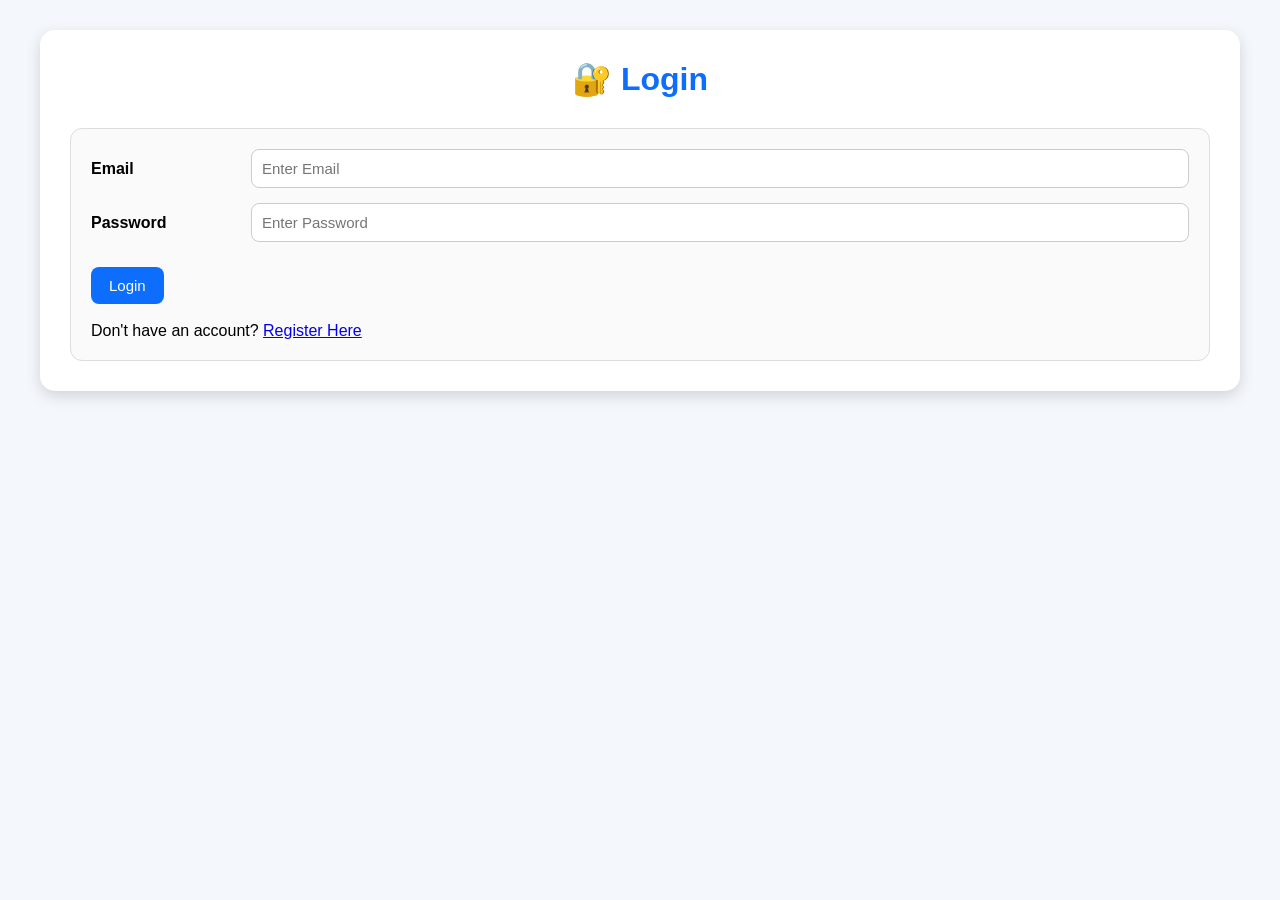
<file: frontend/index.html>
<!DOCTYPE html>
<html lang="en">

<head>

    <meta charset="UTF-8">

    <meta name="viewport" content="width=device-width, initial-scale=1.0">

    <title>Job Application Tracker</title>

    <link rel="stylesheet" href="style.css">

</head>

<body>

<div class="container">

    <div style="display:flex;justify-content:space-between;align-items:center;">

        <h1>💼 Job Application Tracker</h1>

        <button onclick="logout()">
            Logout
        </button>

    </div>

    <!-- Dashboard -->

    <div id="dashboard"></div>

    <!-- Add / Update Form -->

    <div class="section">

        <h2>Add Application</h2>

        <input type="hidden" id="applicationId">

        <div class="form-row">

            <label>Company</label>

            <input
                type="text"
                id="company"
                placeholder="Google">

        </div>

        <div class="form-row">

            <label>Role</label>

            <input
                type="text"
                id="role"
                placeholder="Python Developer">

        </div>

        <div class="form-row">

            <label>Location</label>

            <input
                type="text"
                id="location"
                placeholder="Bangalore">

        </div>

        <div class="form-row">

            <label>Status</label>

            <select id="status">

                <option>Applied</option>
                <option>Interview</option>
                <option>Selected</option>
                <option>Rejected</option>

            </select>

        </div>

        <div class="form-row">

            <label>Applied Date</label>

            <input
                type="date"
                id="applied_date">

        </div>

        <div class="form-row">

            <label>Deadline Date</label>

            <input
                type="date"
                id="deadline_date">

        </div>

        <div class="form-row">

            <label>Interview Date</label>

            <input
                type="date"
                id="interview_date">

        </div>

        <div class="form-row">

            <label>Notes</label>

            <textarea
                id="notes"
                rows="3"
                placeholder="Write notes..."></textarea>

        </div>

        <button
            id="saveBtn"
            onclick="addApplication()">

            Add Application

        </button>

    </div>

    <!-- Search -->

    <div class="section">

        <h2>Search</h2>

        <input
            type="text"
            id="search"
            placeholder="Search company..."
            onkeyup="searchApplication()">

    </div>

    <!-- Filter -->

    <div class="section">

        <div class="form-row">

            <label>Status</label>

            <select
                id="filter"
                onchange="filterApplications()">

                <option value="All">All</option>
                <option value="Applied">Applied</option>
                <option value="Interview">Interview</option>
                <option value="Selected">Selected</option>
                <option value="Rejected">Rejected</option>

            </select>

        </div>

    </div>

    <!-- Table -->

    <div class="section">

        <h2>Applications</h2>

        <div id="result"></div>

    </div>

</div>

<script src="script.js"></script>

</body>

</html>
</file>
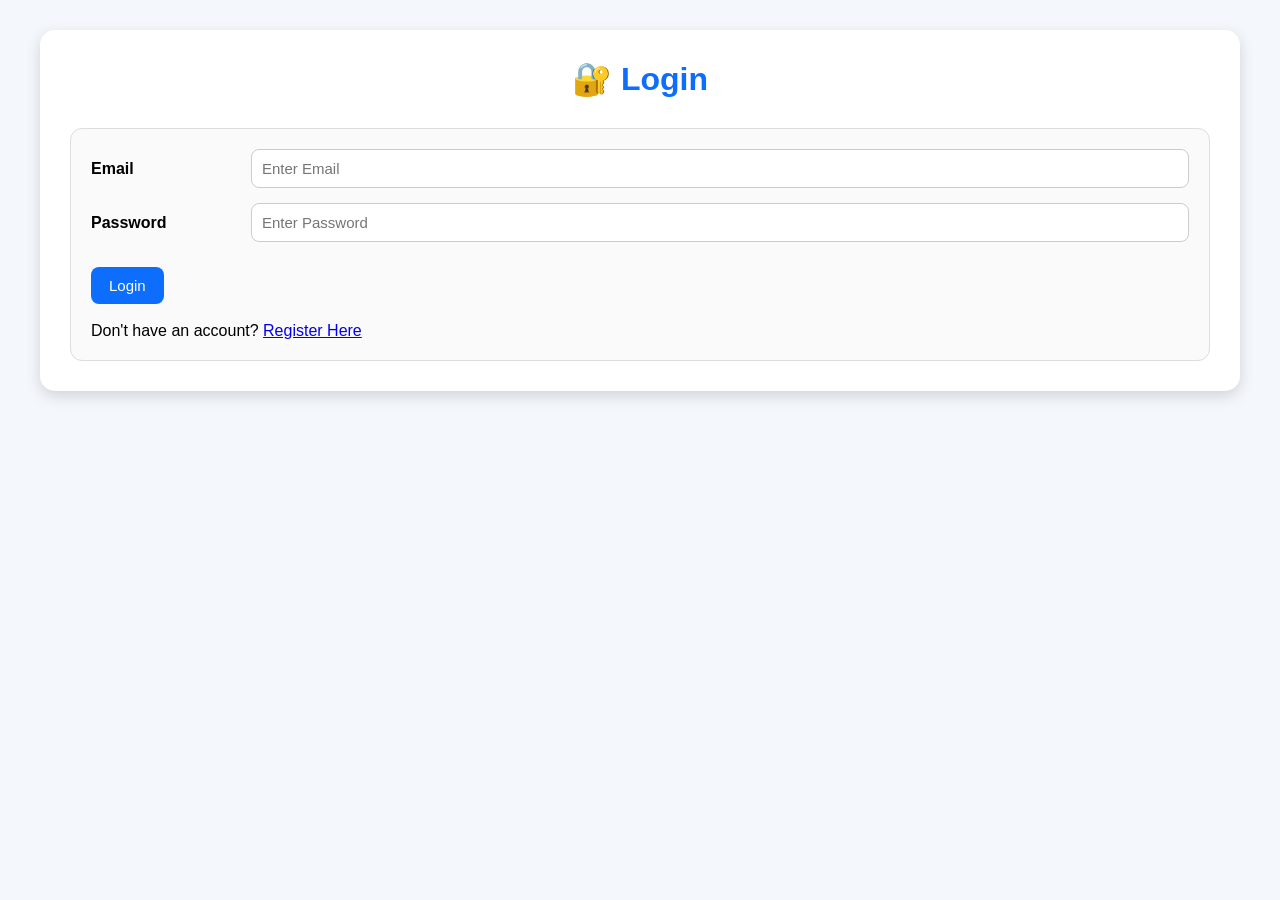
<file: frontend/login.html>
<!DOCTYPE html>
<html lang="en">

<head>

    <meta charset="UTF-8">

    <meta name="viewport"
          content="width=device-width, initial-scale=1.0">

    <title>Login</title>

    <link rel="stylesheet" href="style.css">

</head>

<body>

<div class="container">

    <h1>🔐 Login</h1>

    <div class="section">

        <div class="form-row">

            <label>Email</label>

            <input
                type="email"
                id="email"
                placeholder="Enter Email">

        </div>

        <div class="form-row">

            <label>Password</label>

            <input
                type="password"
                id="password"
                placeholder="Enter Password">

        </div>

        <button onclick="loginUser()">

            Login

        </button>

        <br><br>

        <p>

            Don't have an account?

            <a href="register.html">

                Register Here

            </a>

        </p>

    </div>

</div>

<script src="login.js"></script>

</body>

</html>
</file>
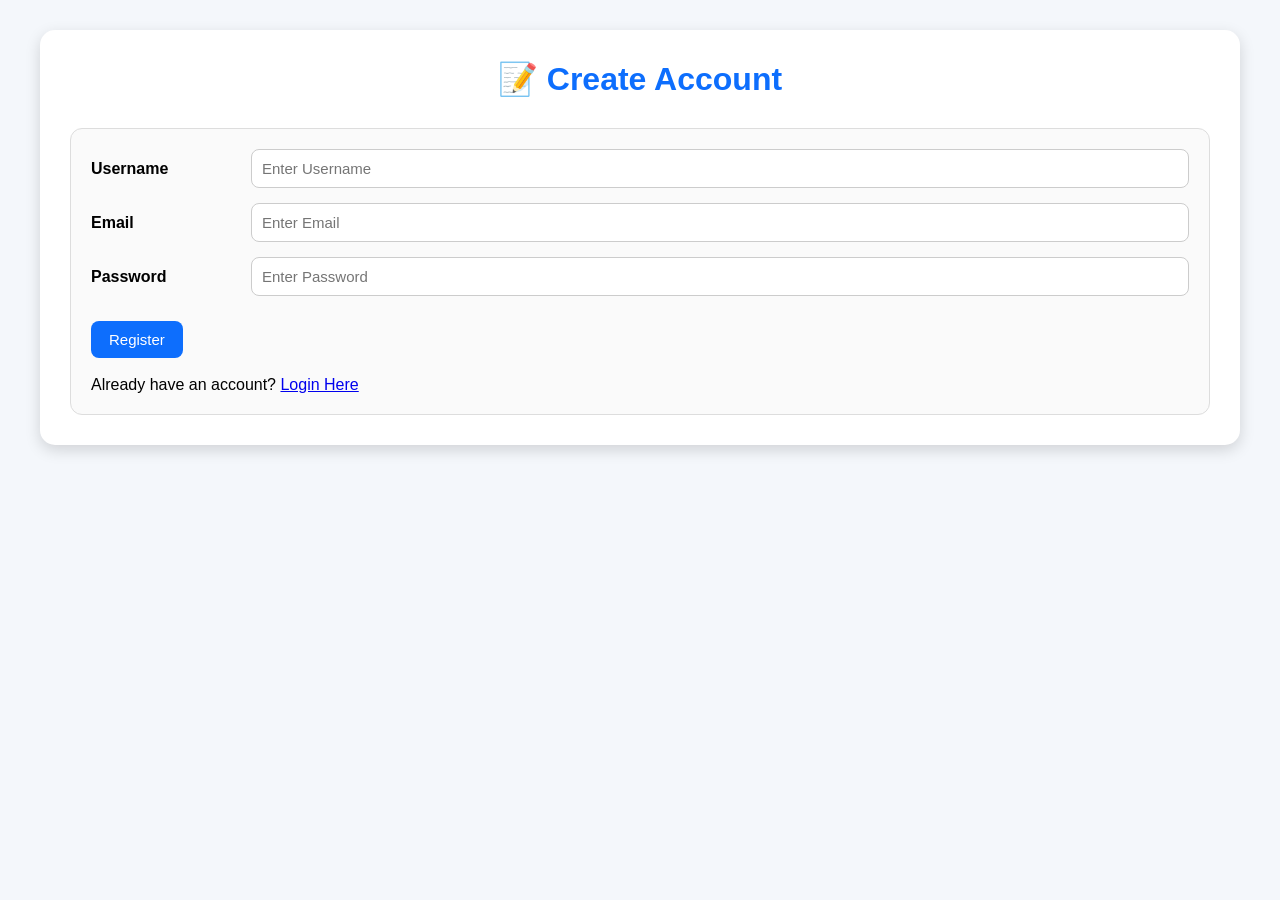
<file: frontend/register.html>
<!DOCTYPE html>
<html lang="en">

<head>

    <meta charset="UTF-8">

    <meta name="viewport" content="width=device-width, initial-scale=1.0">

    <title>Register</title>

    <link rel="stylesheet" href="style.css">

</head>

<body>

<div class="container">

    <h1>📝 Create Account</h1>

    <div class="section">

        <div class="form-row">

            <label>Username</label>

            <input
                type="text"
                id="username"
                placeholder="Enter Username">

        </div>

        <div class="form-row">

            <label>Email</label>

            <input
                type="email"
                id="email"
                placeholder="Enter Email">

        </div>

        <div class="form-row">

            <label>Password</label>

            <input
                type="password"
                id="password"
                placeholder="Enter Password">

        </div>

        <button onclick="registerUser()">

            Register

        </button>

        <br><br>

        <p>

            Already have an account?

            <a href="login.html">

                Login Here

            </a>

        </p>

    </div>

</div>

<script src="register.js"></script>

</body>

</html>
</file>
<file: frontend/style.css>
*{
    margin:0;
    padding:0;
    box-sizing:border-box;
    font-family:Arial, Helvetica, sans-serif;
}

body{
    background:#f4f7fb;
    padding:30px;
}

.container{
    max-width:1200px;
    margin:auto;
    background:#fff;
    padding:30px;
    border-radius:15px;
    box-shadow:0 5px 15px rgba(0,0,0,.15);
}

h1{
    text-align:center;
    color:#0d6efd;
    margin-bottom:30px;
}

/* Dashboard */

.dashboard-grid{
    display:grid;
    grid-template-columns:repeat(auto-fit,minmax(180px,1fr));
    gap:15px;
    margin-bottom:30px;
}

.card{
    padding:20px;
    border-radius:12px;
    text-align:center;
    color:white;
    font-size:18px;
    font-weight:bold;
    transition:.3s;
}

.card:hover{
    transform:translateY(-5px);
}

.total{
    background:#0d6efd;
}

.applied{
    background:#17a2b8;
}

.interview{
    background:#ffc107;
    color:black;
}

.selected{
    background:#198754;
}

.rejected{
    background:#dc3545;
}

/* Sections */

.section{
    margin-top:25px;
    background:#fafafa;
    padding:20px;
    border-radius:12px;
    border:1px solid #ddd;
}

.section h2{
    margin-bottom:20px;
    color:#333;
}

/* Form */

.form-row{
    display:flex;
    align-items:center;
    gap:20px;
    margin-bottom:15px;
}

.form-row label{
    width:140px;
    font-weight:bold;
}

.form-row input,
.form-row select{
    flex:1;
    padding:10px;
    border:1px solid #ccc;
    border-radius:8px;
    font-size:15px;
}

input:focus,
select:focus{
    outline:none;
    border-color:#0d6efd;
}

/* Buttons */

button{
    background:#0d6efd;
    color:white;
    border:none;
    padding:10px 18px;
    border-radius:8px;
    cursor:pointer;
    font-size:15px;
    transition:.3s;
    margin-top:10px;
}

button:hover{
    background:#084298;
}

.edit-btn{
    background:#ffc107;
    color:black;
    margin-right:5px;
}

.edit-btn:hover{
    background:#e0a800;
}

.delete-btn{
    background:#dc3545;
}

.delete-btn:hover{
    background:#bb2d3b;
}

/* Table */

table{
    width:100%;
    border-collapse:collapse;
    margin-top:20px;
}

table th{
    background:#0d6efd;
    color:white;
    padding:12px;
}

table td{
    padding:12px;
    border:1px solid #ddd;
    text-align:center;
}

table tr:nth-child(even){
    background:#f8f9fa;
}

table tr:hover{
    background:#eef5ff;
}

/* Responsive */

@media(max-width:768px){

    body{
        padding:15px;
    }

    .container{
        padding:20px;
    }

    .form-row{
        flex-direction:column;
        align-items:flex-start;
    }

    .form-row label{
        width:100%;
    }

    .form-row input,
    .form-row select{
        width:100%;
    }

    button{
        width:100%;
    }

    table{
        display:block;
        overflow-x:auto;
    }
}
</file>
